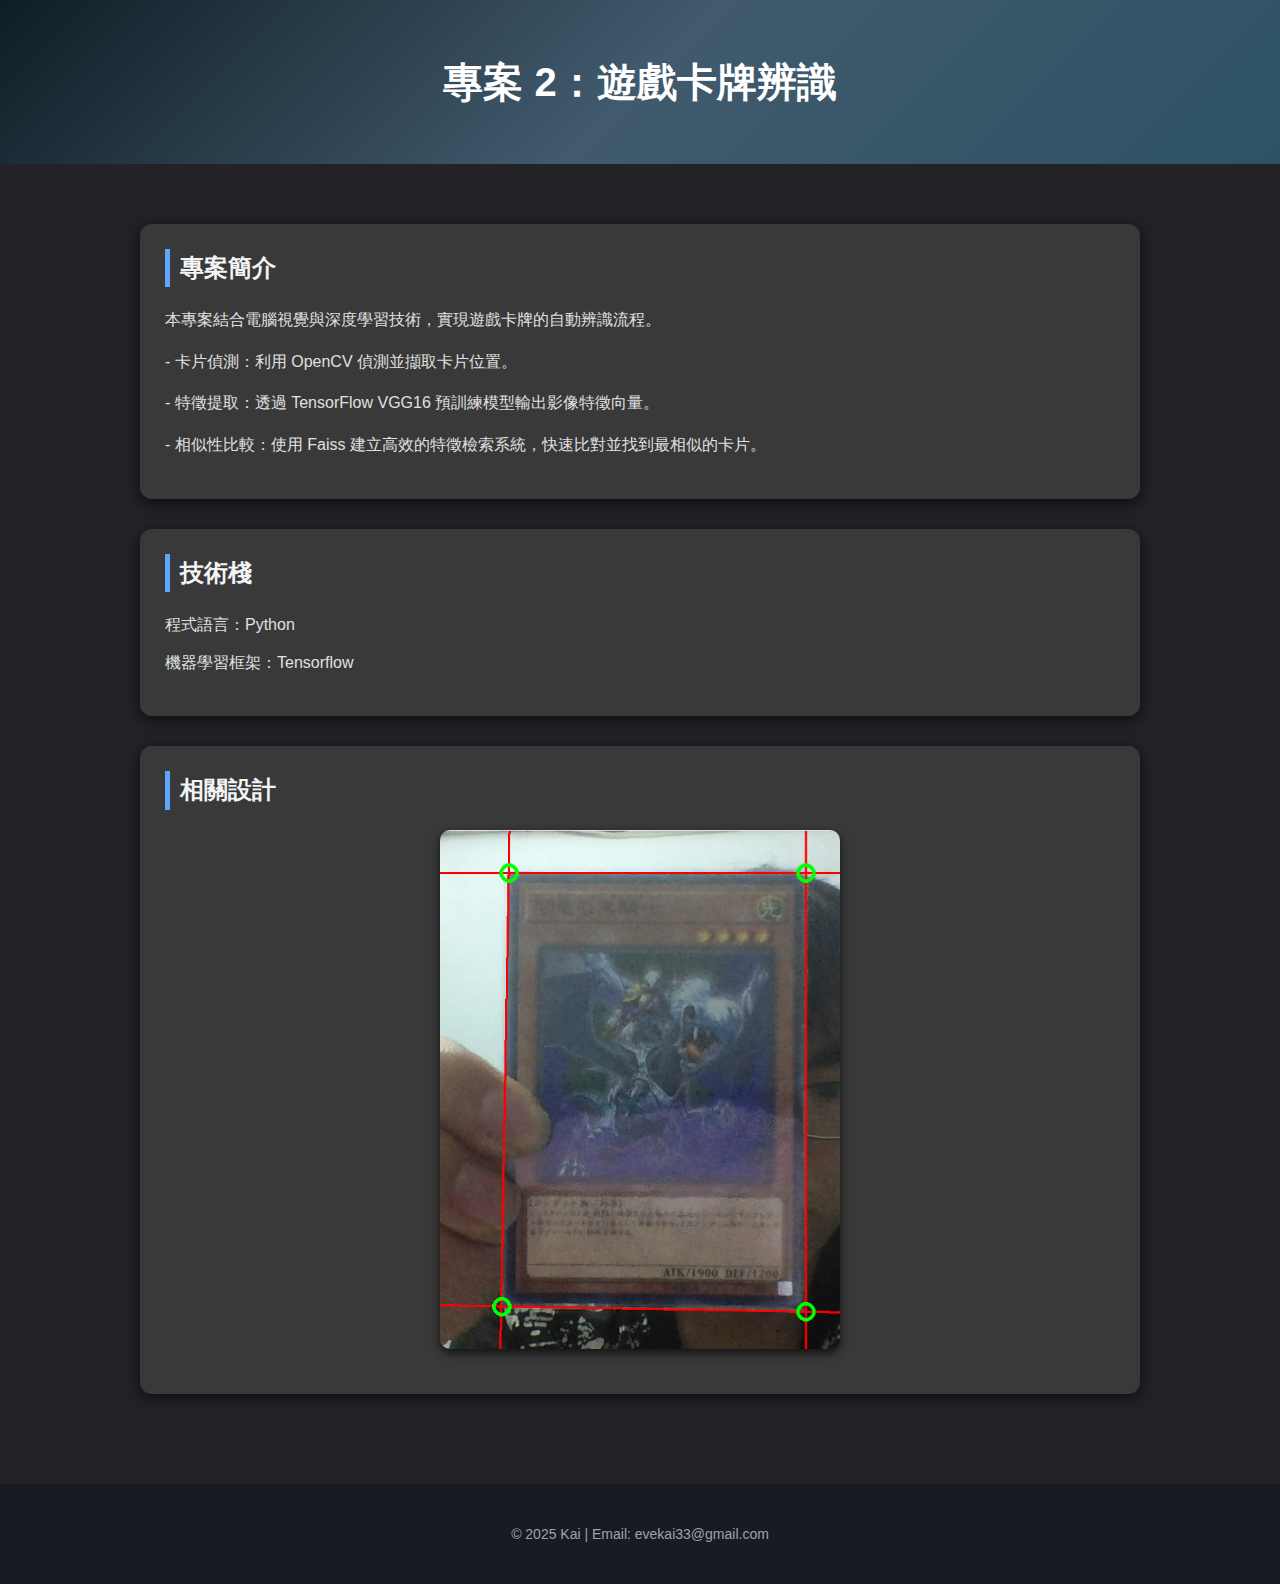
<file: card_identification/index.html>
<!DOCTYPE html>
<html lang="zh-Hant">
<head>
  <meta charset="UTF-8">
  <meta name="viewport" content="width=device-width, initial-scale=1.0">
  <title>專案 2：遊戲卡牌辨識</title>
  <link rel="stylesheet" href="../style.css">
</head>
<body>
  <header>
    <h1>專案 2：遊戲卡牌辨識</h1>
  </header>

  <main>
    <section>
      <h2>專案簡介</h2>
      <p>本專案結合電腦視覺與深度學習技術，實現遊戲卡牌的自動辨識流程。</p>
          <p>- 卡片偵測：利用 OpenCV 偵測並擷取卡片位置。</p>
          <p>- 特徵提取：透過 TensorFlow VGG16 預訓練模型輸出影像特徵向量。</p>
          <p>- 相似性比較：使用 Faiss 建立高效的特徵檢索系統，快速比對並找到最相似的卡片。</p>
    </section>

    <section>
      <h2>技術棧</h2>
      <ul>
        <li>程式語言：Python</li>
        <li>機器學習框架：Tensorflow</li>
      </ul>
    </section>

    <section>
      <h2>相關設計</h2>
      <img src="../img/card.png" alt="相關設計" width="400">
    </section>
    
  </main>

  <footer>
    <p>© 2025 Kai | Email: evekai33@gmail.com</p>
  </footer>
</body>
</html>
</file>
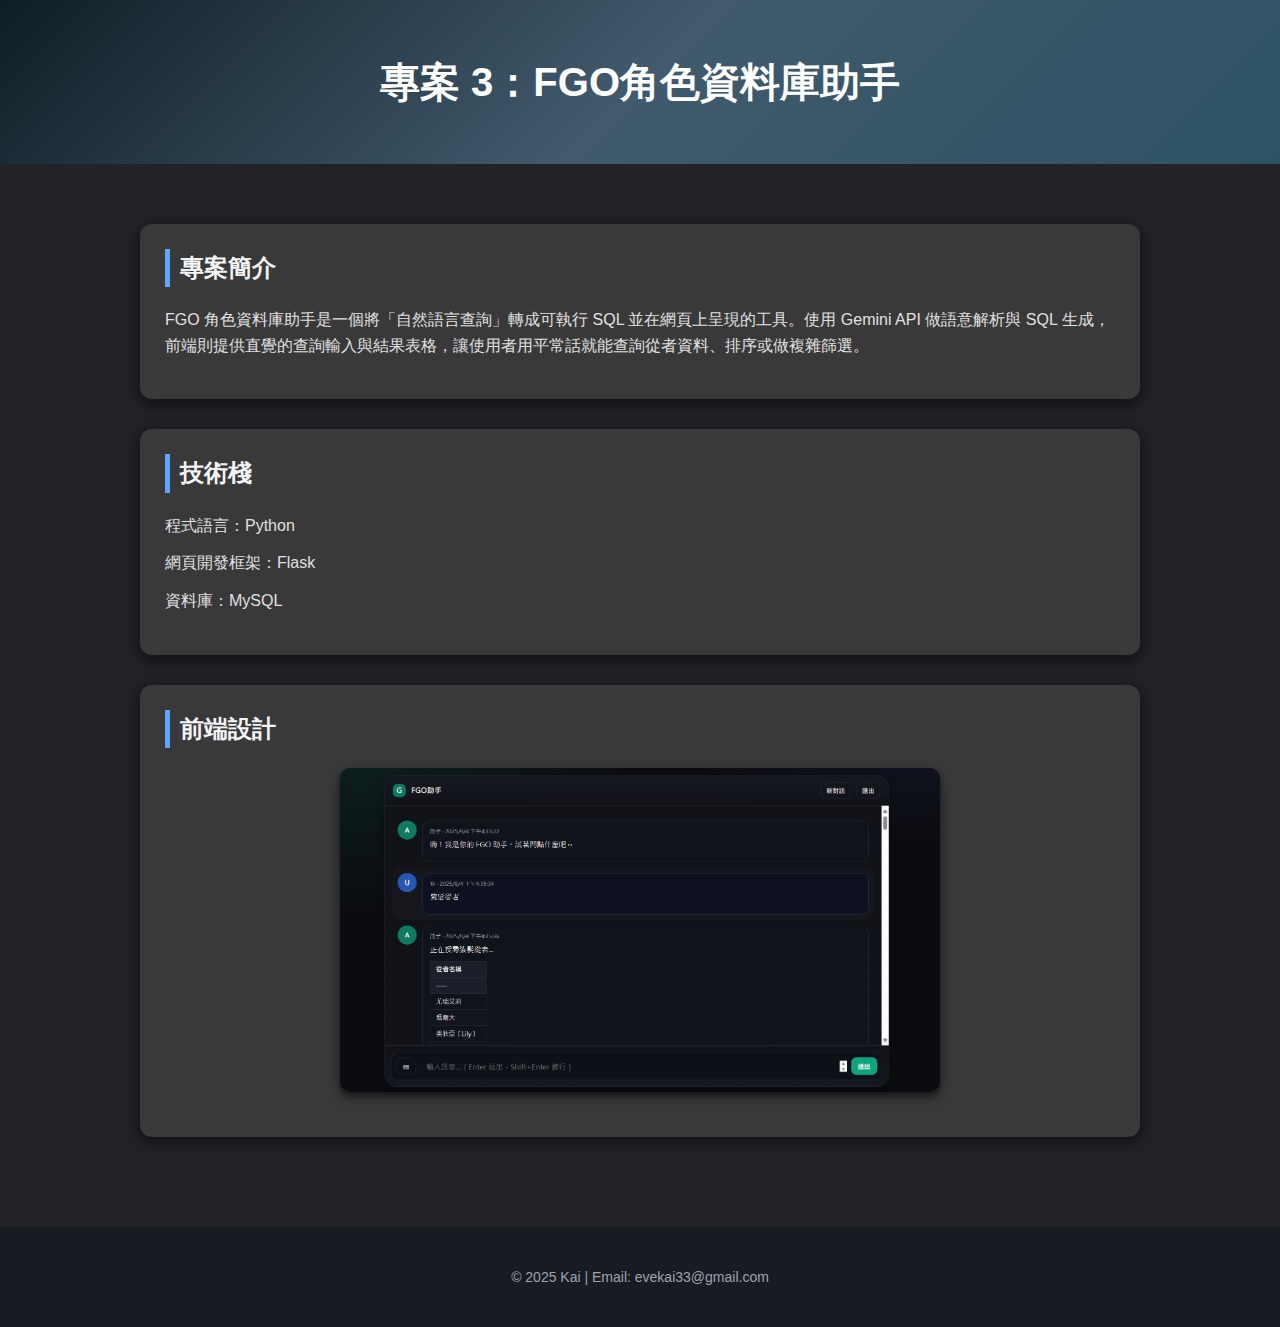
<file: database_assistant/index.html>
<!DOCTYPE html>
<html lang="zh-Hant">
<head>
  <meta charset="UTF-8">
  <meta name="viewport" content="width=device-width, initial-scale=1.0">
  <title>專案 3：FGO角色資料庫助手</title>
  <link rel="stylesheet" href="../style.css">
</head>
<body>
  <header>
    <h1>專案 3：FGO角色資料庫助手</h1>
  </header>

  <main>
    <section>
      <h2>專案簡介</h2>
      <p>FGO 角色資料庫助手是一個將「自然語言查詢」轉成可執行 SQL 並在網頁上呈現的工具。使用 Gemini API 做語意解析與 SQL 生成，前端則提供直覺的查詢輸入與結果表格，讓使用者用平常話就能查詢從者資料、排序或做複雜篩選。</p>
    </section>

    <section>
      <h2>技術棧</h2>
      <ul>
        <li>程式語言：Python</li>
        <li>網頁開發框架：Flask</li>
        <li>資料庫：MySQL</li>
      </ul>
    </section>

    <section>
      <h2>前端設計</h2>
      <img src="../img/fgo_UI.png" alt="前端設計" width="600">
    </section>

  </main>

  <footer>
    <p>© 2025 Kai | Email: evekai33@gmail.com</p>
  </footer>
</body>
</html>
</file>
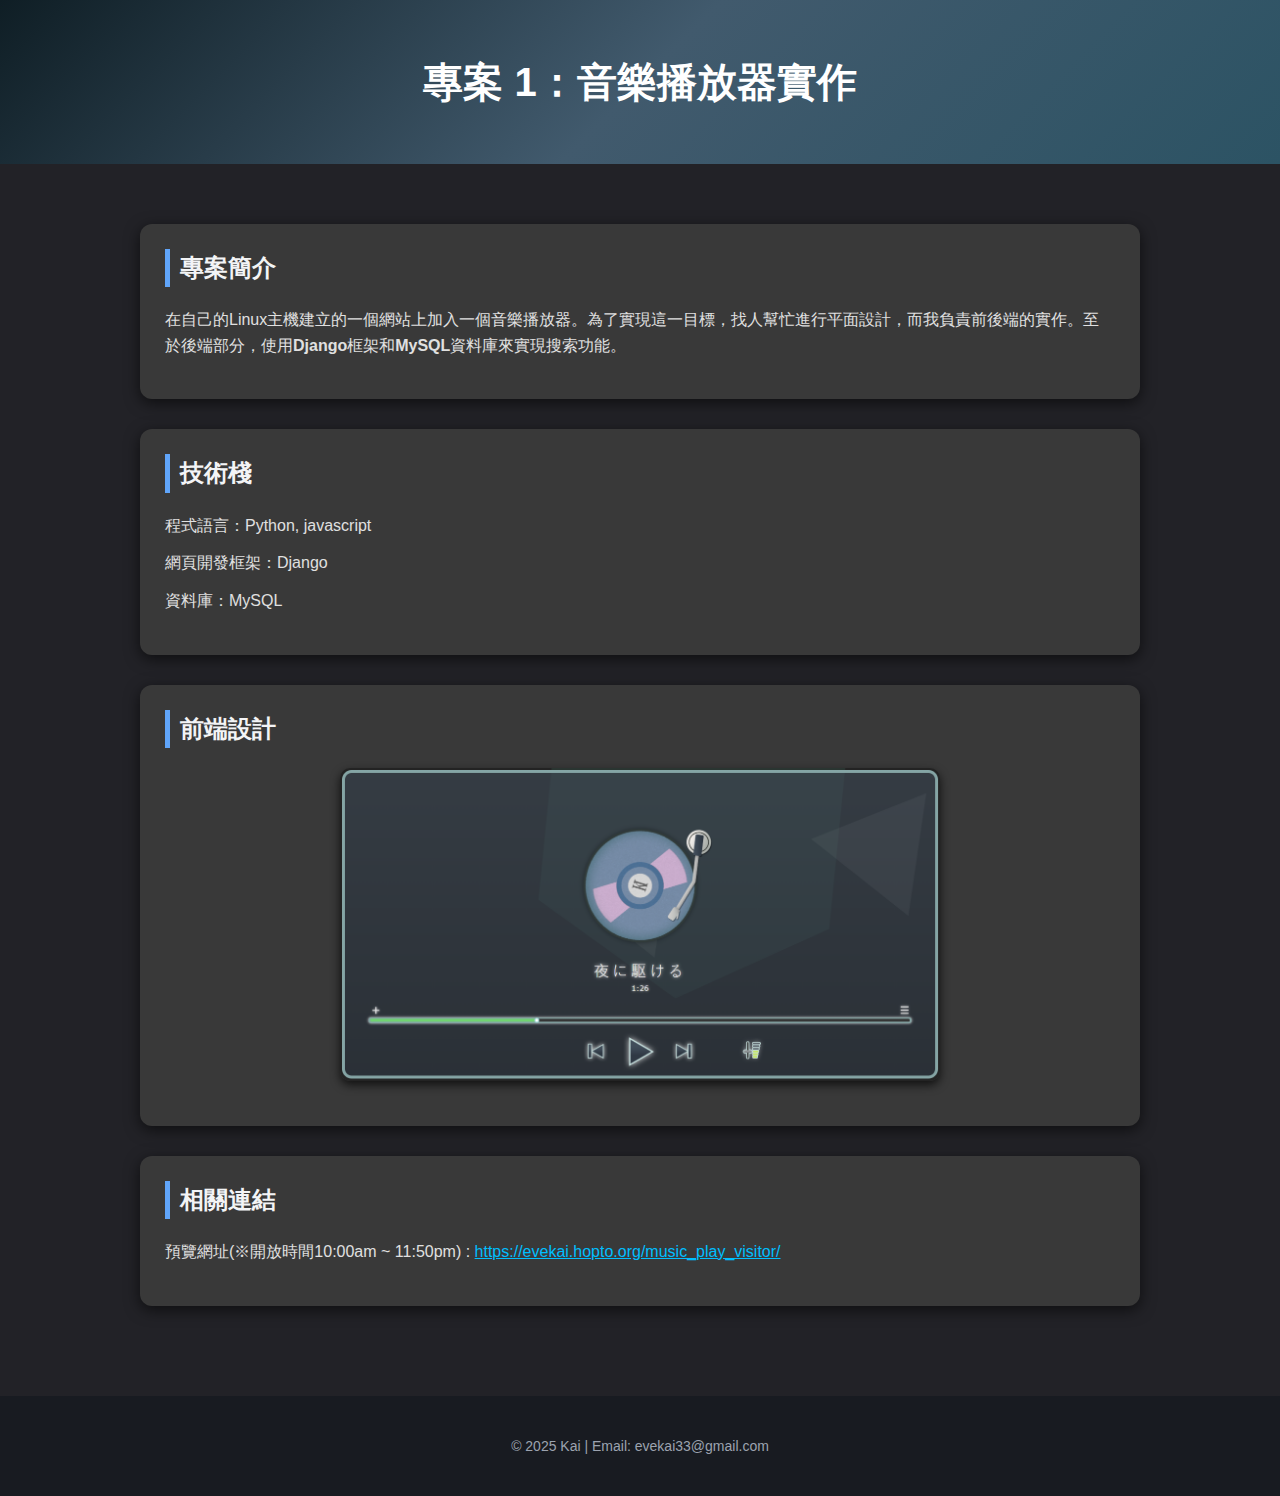
<file: music_app/index.html>
<!DOCTYPE html>
<html lang="zh-Hant">
<head>
  <meta charset="UTF-8">
  <meta name="viewport" content="width=device-width, initial-scale=1.0">
  <title>專案 1：音樂播放器實作</title>
  <link rel="stylesheet" href="../style.css">
</head>
<body>
  <header>
    <h1>專案 1：音樂播放器實作</h1>
  </header>

  <main>
    <section>
      <h2>專案簡介</h2>
      <p>在自己的Linux主機建立的一個網站上加入一個音樂播放器。為了實現這一目標，找人幫忙進行平面設計，而我負責前後端的實作。至於後端部分，使用<strong>Django</strong>框架和<strong>MySQL</strong>資料庫來實現搜索功能。</p>
    </section>

    <section>
      <h2>技術棧</h2>
      <ul>
        <li>程式語言：Python, javascript</li>
        <li>網頁開發框架：Django</li>
        <li>資料庫：MySQL</li>
      </ul>
    </section>

    <section>
      <h2>前端設計</h2>
      <img src="../img/control.png" alt="前端設計" width="600">
    </section>

    <section>
      <h2>相關連結</h2>
      <p>預覽網址(※開放時間10:00am ~ 11:50pm) : <a href="https://evekai.hopto.org/music_play_visitor/" class="url"  target="_blank">https://evekai.hopto.org/music_play_visitor/</a></p>
    </section>
  </main>

  <footer>
    <p>© 2025 Kai | Email: evekai33@gmail.com</p>
  </footer>
</body>
</html>
</file>
<file: style.css>
/* 全域設定 */
body {
  font-family: "Segoe UI", Roboto, Arial, sans-serif;
  margin: 0;
  background: #222227;
  color: #e0e0e0;
  line-height: 1.6;
}

/* 頁首 */
header {
    background: linear-gradient(135deg, #0f1e25, #415a6d, #2c5364);
    color: #ffffff;
    padding: 50px 20px;
    text-align: center;
}
header h1 {
  margin: 0;
  font-size: 2.5rem;
}
header p {
  font-size: 1.1rem;
  opacity: 0.8;
}

/* 導覽列 */
nav {
  background: #111827;
  padding: 12px;
  text-align: center;
  box-shadow: 0 2px 4px rgba(0,0,0,0.5);
}
nav a {
  color: #d1d5db;
  margin: 0 18px;
  text-decoration: none;
  font-weight: bold;
  transition: color 0.3s;
}
nav a:hover {
  color: #60a5fa;
}

/* 主要內容 */
main {
  max-width: 1000px;
  margin: 40px auto;
  padding: 20px;
}

/* 區塊卡片 */
section {
  background: #393939;
  margin-bottom: 30px;
  padding: 25px;
  border-radius: 12px;
  box-shadow: 0 4px 15px rgba(0,0,0,0.6);
}
section h2 {
  margin-top: 0;
  font-size: 1.5rem;
  border-left: 5px solid #60a5fa;
  padding-left: 10px;
  color: #f3f4f6;
}

/* 作品集清單 */
ul {
  list-style: none;
  padding: 0;
}
ul li {
  margin: 12px 0;
}
ul li a {
  display: block;
  padding: 14px 18px;
  background: #58606b;
  border-radius: 8px;
  text-decoration: none;
  color: #e5e7eb;
  transition: all 0.3s ease;
}
ul li a:hover {
  background: #2563eb;
  color: white;
  transform: translateY(-3px);
  box-shadow: 0 6px 12px rgba(0,0,0,0.6);
}


.url {
    color: deepskyblue;
}

/* 圖片 */
img {
  display: block;
  max-width: 100%;
  margin: 20px auto;
  border-radius: 10px;
  box-shadow: 0 4px 10px rgba(0,0,0,0.7);
}

/* 頁尾 */
footer {
  text-align: center;
  padding: 25px;
  font-size: 14px;
  color: #9ca3af;
  background: #181b21;
  margin-top: 40px;
}
footer a {
  color: #60a5fa;
  text-decoration: none;
}
footer a:hover {
  text-decoration: underline;
}
</file>
